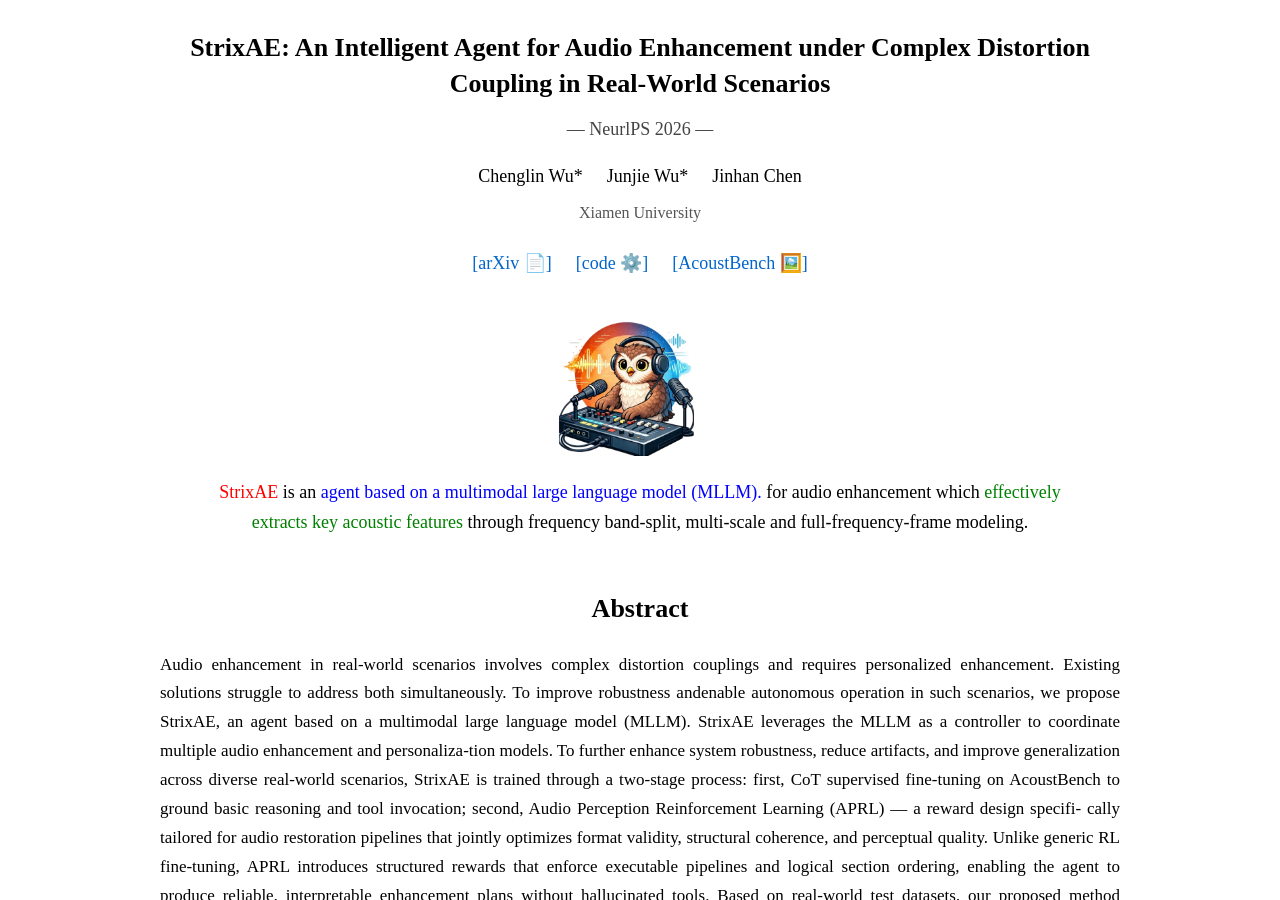
<file: index.html>
<!doctype html>
<html lang="en">
<head>
  <meta charset="utf-8">
  <meta name="viewport" content="width=device-width, initial-scale=1">
  <meta http-equiv="refresh" content="0; url=./StrixAE-Website/index.html">
  <title>StrixAE</title>
</head>
<body>
  <p><a href="./StrixAE-Website/index.html">Open the StrixAE website</a></p>
</body>
</html>
</file>
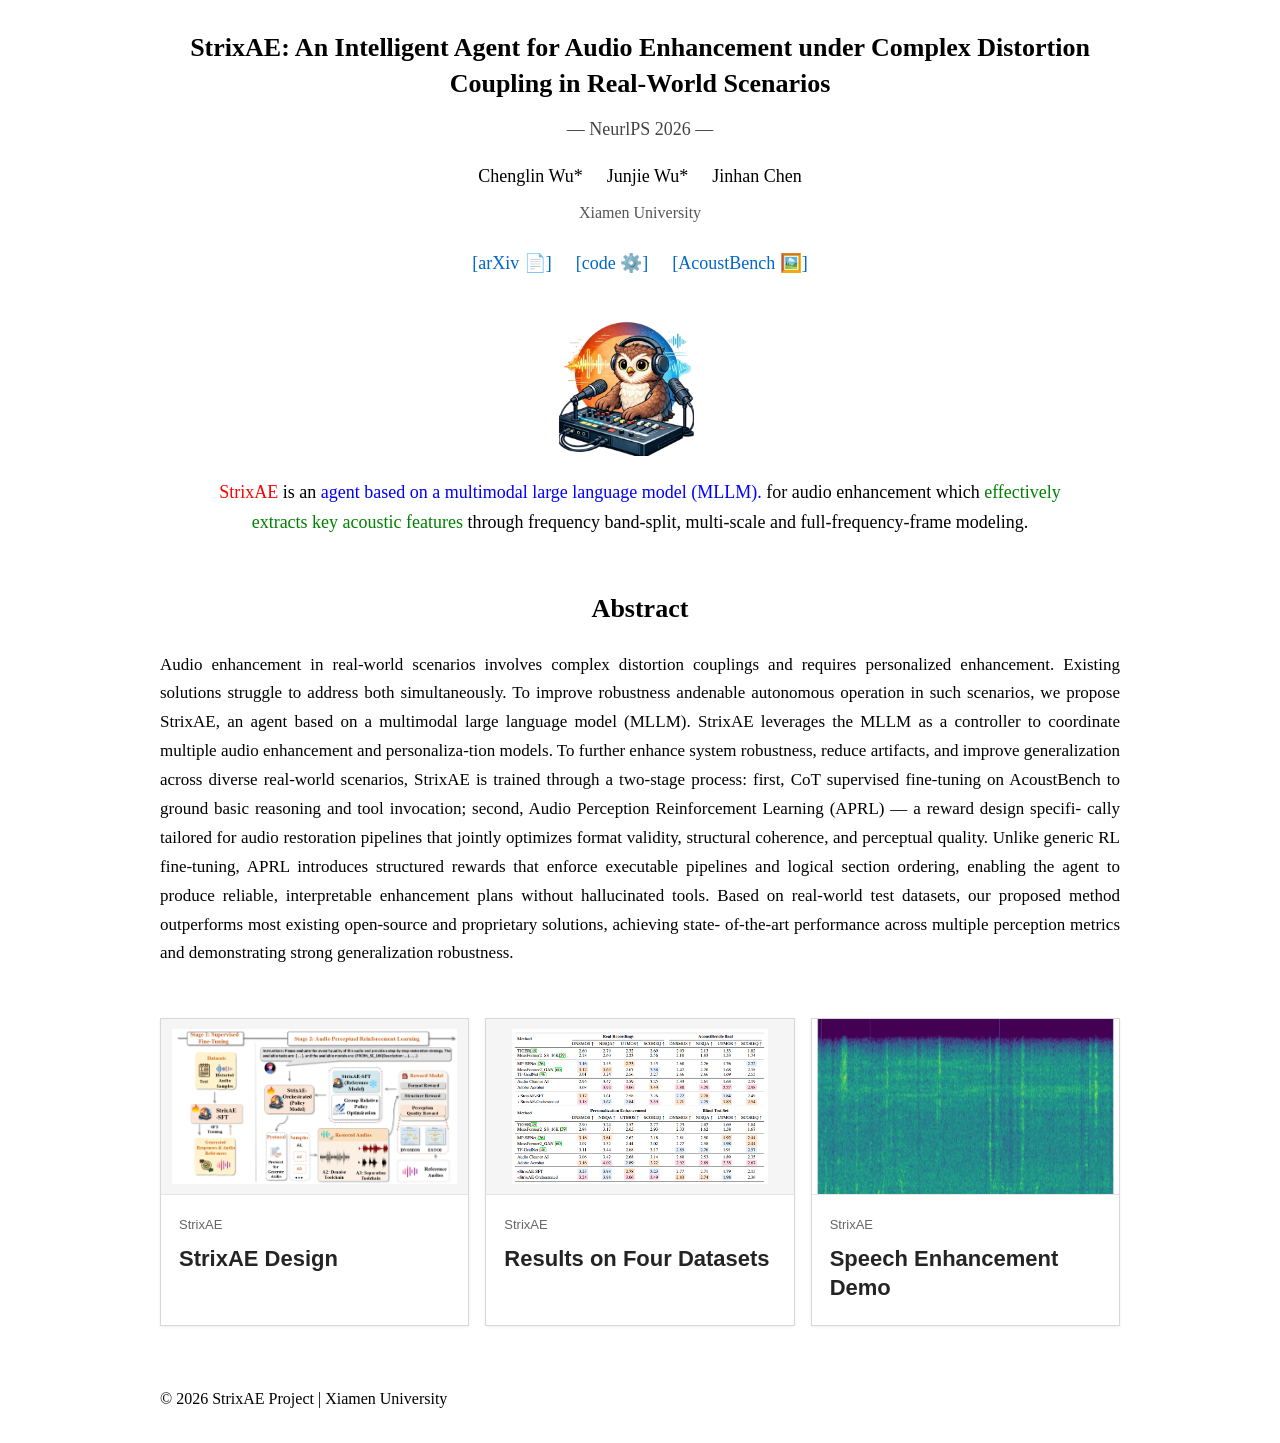
<file: StrixAE-Website/index.html>
<!DOCTYPE html>
<html lang="zh-CN">
<head>
  <meta charset="UTF-8">
  <meta name="viewport" content="width=device-width, initial-scale=1.0">
  <title>StrixAE: An Intelligent Agent for Audio Enhancement under Complex Distortion Coupling in Real-World Scenarios</title>
  <!-- 引入样式 -->
  <link rel="stylesheet" href="style.css">
</head>
<body>

  <!-- ========== 1. 顶部标题区（完全复刻目标样式） ========== -->
  <header class="paper-header">
    <h1>StrixAE: An Intelligent Agent for Audio Enhancement under Complex Distortion Coupling in Real-World Scenarios</h1>
    <p class="conference">— NeurlPS 2026 —</p>
    <div class="authors">
      <span>Chenglin Wu*</span>
      <span>Junjie Wu*</span>
      <span>Jinhan Chen</span>
      <p class="affiliation">Xiamen University<br></p>
    </div>
    <div class="links">
      <a href="#" class="link-btn">[arXiv 📄]</a>
      <a href="#" class="link-btn">[code ⚙️]</a>
      <a href="#" class="link-btn">[AcoustBench 🖼️]</a>
    </div>
    <div class="logo">
      <!-- 这里放你的logo，替换成实际图片路径 -->
      <img src="figs/logo.png" alt="TIGER Logo" width="200">
    </div>
    <p class="tagline">
      <span style="color:red">StrixAE</span> is an <span style="color:blue">agent based on a multimodal large language model (MLLM). </span> for audio enhancement which 
      <span style="color:green">effectively extracts key acoustic features</span> through frequency band-split, multi-scale and full-frequency-frame modeling.
    </p>
  </header>

  <!-- ========== 2. 摘要与模型图区 ========== -->
  <section class="abstract-section">
    <h2>Abstract</h2>
    <p class="abstract-text">
        Audio enhancement in real-world scenarios involves complex distortion couplings
        and requires personalized enhancement. Existing solutions struggle to address both
        simultaneously. To improve robustness andenable autonomous operation in such
        scenarios, we propose StrixAE, an agent based on a multimodal large language
        model (MLLM). StrixAE leverages the MLLM as a controller to coordinate multiple 
        audio enhancement and personaliza-tion models. To further enhance system
        robustness, reduce artifacts, and improve generalization across diverse real-world
        scenarios, StrixAE is trained through a two-stage process: first, CoT supervised
        fine-tuning on AcoustBench to ground basic reasoning and tool invocation; second,
        Audio Perception Reinforcement Learning (APRL) — a reward design specifi-
        cally tailored for audio restoration pipelines that jointly optimizes format validity,
        structural coherence, and perceptual quality. Unlike generic RL fine-tuning, APRL
        introduces structured rewards that enforce executable pipelines and logical section
        ordering, enabling the agent to produce reliable, interpretable enhancement plans
        without hallucinated tools. Based on real-world test datasets, our proposed method
        outperforms most existing open-source and proprietary solutions, achieving state-
        of-the-art performance across multiple perception metrics and demonstrating strong
        generalization robustness.
    </p>

  </section>

  <nav class="page-cards" aria-label="Explore StrixAE">
    <a class="page-card" href="design.html">
      <div class="card-preview"><img src="figs/fig3.png" alt="Overall pipeline of StrixAE"></div>
      <div class="card-content"><span class="card-label">StrixAE</span><h2>StrixAE Design</h2></div>
    </a>
    <a class="page-card" href="results.html">
      <div class="card-preview"><img src="figs/test results.png" alt="Results across four datasets"></div>
      <div class="card-content"><span class="card-label">StrixAE</span><h2>Results on Four Datasets</h2></div>
    </a>
    <a class="page-card" href="demo.html">
      <div class="card-preview card-spectrogram"><img src="figs/original.png" alt="Speech spectrogram"></div>
      <div class="card-content"><span class="card-label">StrixAE</span><h2>Speech Enhancement Demo</h2></div>
    </a>
  </nav>

  <!-- 底部 -->
  <footer>
    <p>&copy; 2026 StrixAE Project | Xiamen University</p>
  </footer>

  <!-- 引入脚本 -->
  <script src="script.js"></script>
</body>
</html>
</file>
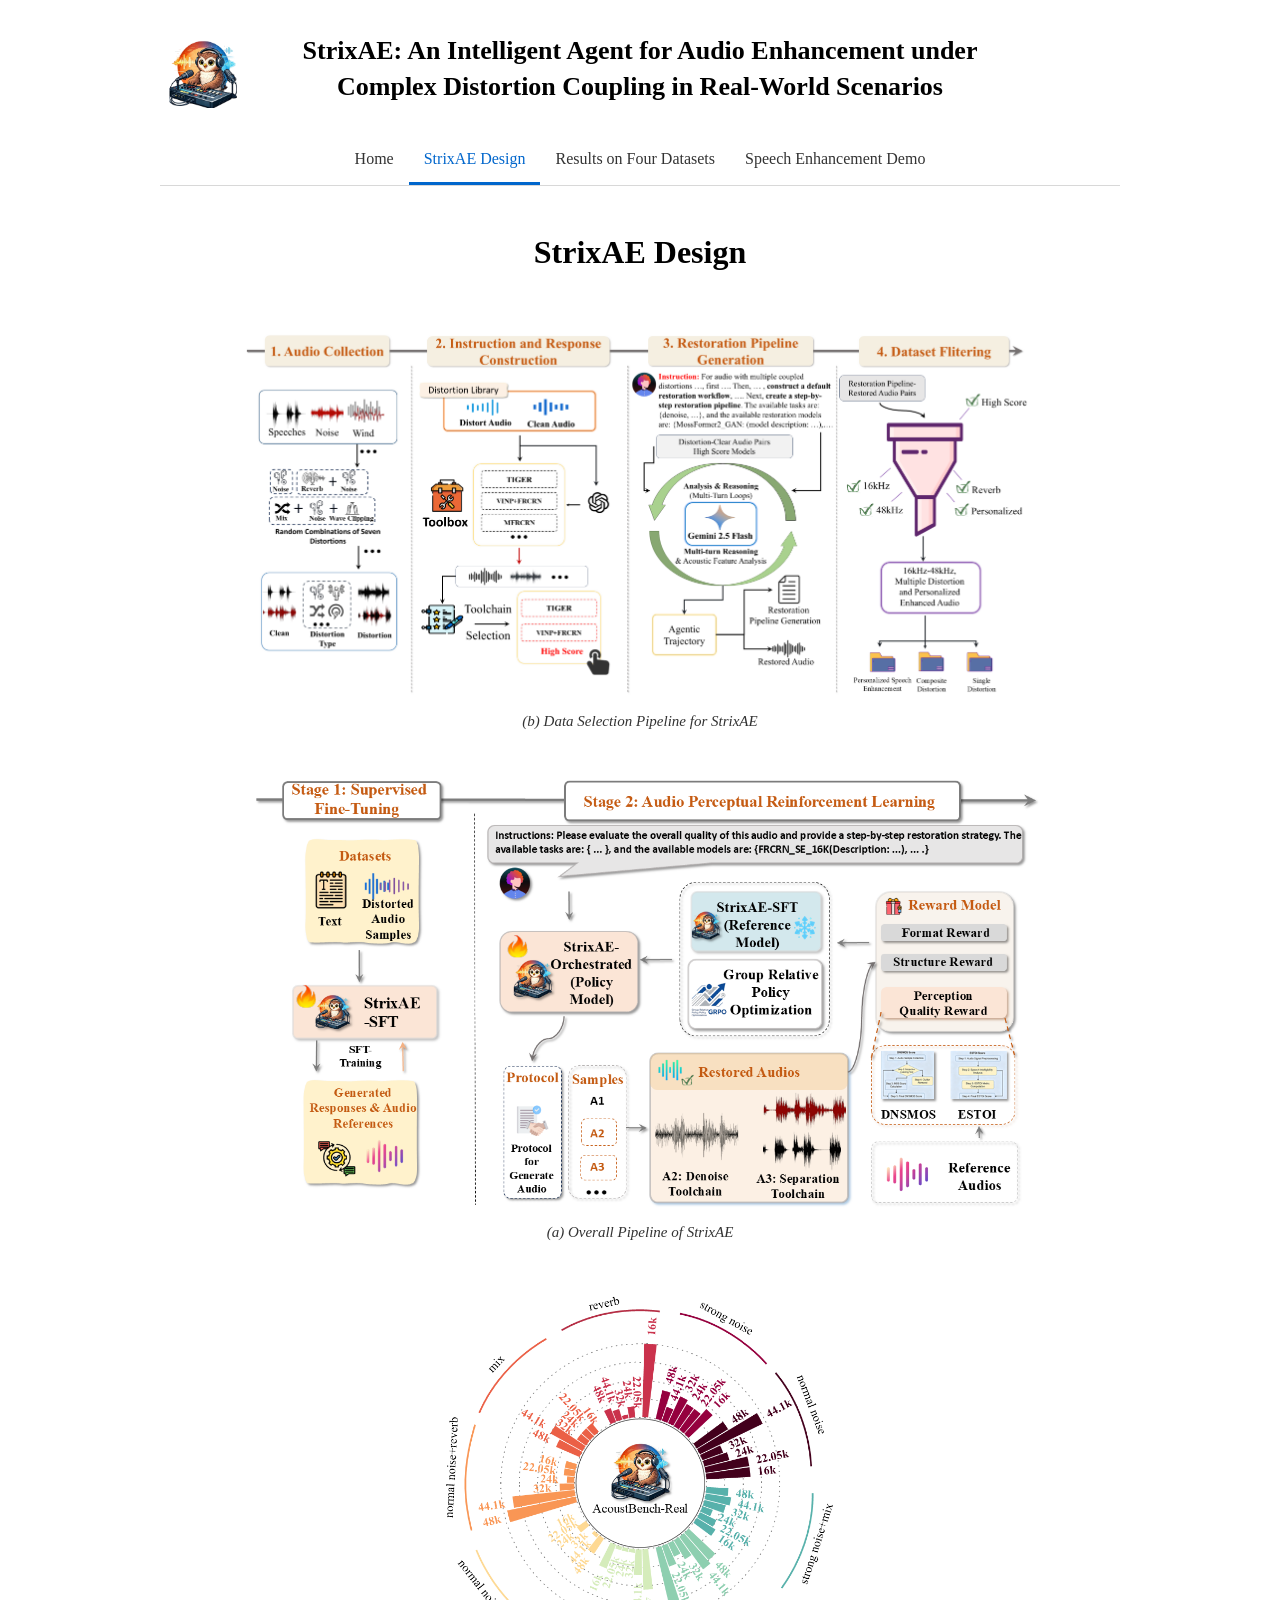
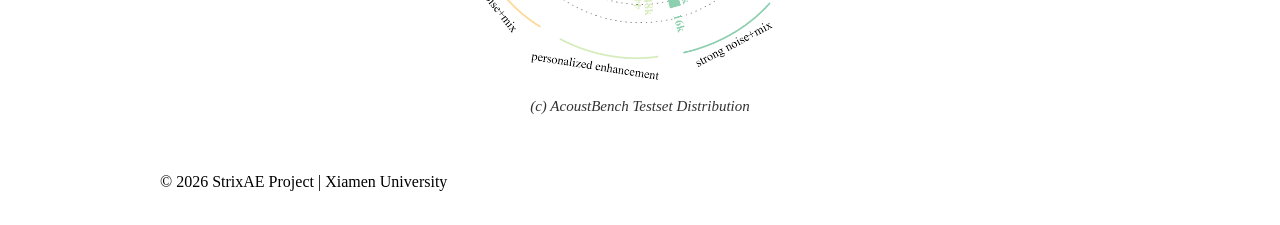
<file: StrixAE-Website/design.html>
<!DOCTYPE html>
<html lang="en">
<head>
  <meta charset="UTF-8">
  <meta name="viewport" content="width=device-width, initial-scale=1.0">
  <title>StrixAE Design | StrixAE</title>
  <link rel="stylesheet" href="style.css">
</head>
<body class="subpage">
  <header class="subpage-header">
    <a class="subpage-logo" href="index.html" aria-label="StrixAE home"><img src="figs/logo.png" alt="StrixAE logo"></a>
    <h1>StrixAE: An Intelligent Agent for Audio Enhancement under Complex Distortion Coupling in Real-World Scenarios</h1>
  </header>
  <nav class="subpage-nav" aria-label="Main navigation">
      <a href="index.html">Home</a>
      <a href="design.html" aria-current="page">StrixAE Design</a>
      <a href="results.html">Results on Four Datasets</a>
      <a href="demo.html">Speech Enhancement Demo</a>
  </nav>
  <main class="design-content"><h2 class="page-title">StrixAE Design</h2>
    <!-- 数据筛选图 -->
     <div class="data-pipeline">
      <img src="figs/fig2.png" alt="Data Selection Pipeline" style="width: 800px; max-width: 100%;">
      <p class="caption">(b) Data Selection Pipeline for StrixAE</p>
    </div>

    <!-- 训练阶段结构图 -->
    <div class="train-figure">
      <img src="figs/fig3.png" alt="StrixAE Train Stage" style="width: 800px; max-width: 100%;">
      <p class="caption">(a) Overall Pipeline of StrixAE</p>
    </div>

    <!-- 数据集分布图 -->
    <div class="testset-distribution">
      <img src="figs/AcoustBench-Real-Distribution.png" alt="Testset Distribution" style="max-width: 100%; width: 400px; height: auto;">
      <p class="caption">(c) AcoustBench Testset Distribution</p>
    </div>

</main>
  <!-- 底部 -->
  <footer>
    <p>&copy; 2026 StrixAE Project | Xiamen University</p>
  </footer>

  <!-- 引入脚本 -->
  <script src="script.js"></script>
</body>
</html>
</file>
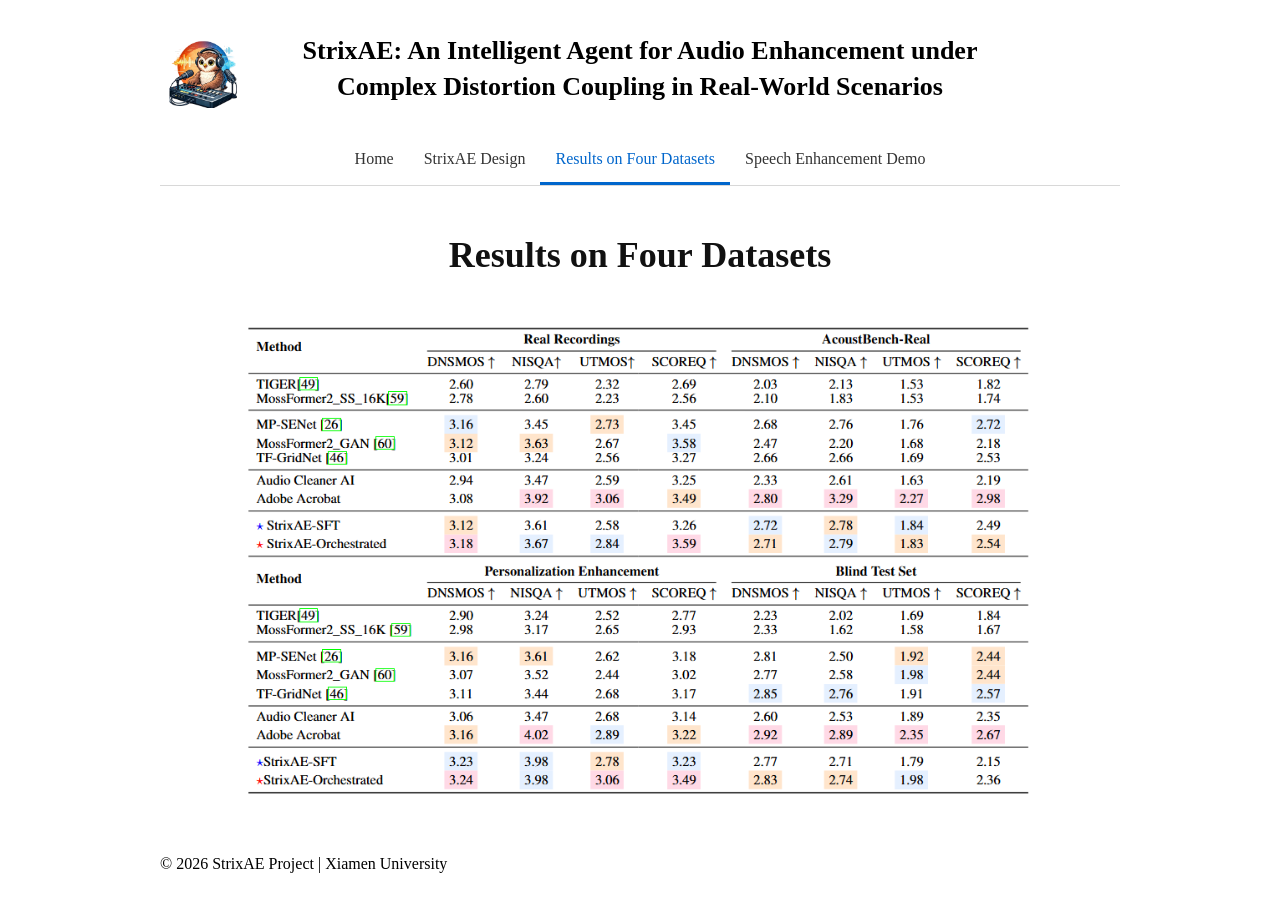
<file: StrixAE-Website/results.html>
<!DOCTYPE html>
<html lang="en">
<head>
  <meta charset="UTF-8">
  <meta name="viewport" content="width=device-width, initial-scale=1.0">
  <title>Results on Four Datasets | StrixAE</title>
  <link rel="stylesheet" href="style.css">
</head>
<body class="subpage">
  <header class="subpage-header">
    <a class="subpage-logo" href="index.html" aria-label="StrixAE home"><img src="figs/logo.png" alt="StrixAE logo"></a>
    <h1>StrixAE: An Intelligent Agent for Audio Enhancement under Complex Distortion Coupling in Real-World Scenarios</h1>
  </header>
  <nav class="subpage-nav" aria-label="Main navigation">
      <a href="index.html">Home</a>
      <a href="design.html">StrixAE Design</a>
      <a href="results.html" aria-current="page">Results on Four Datasets</a>
      <a href="demo.html">Speech Enhancement Demo</a>
  </nav>
  <main>
    <!-- 实验结果表格 -->
    <div class="results-table">
      <h2 class="big-section-title">Results on Four Datasets</h2>
      <img src="figs/test results.png" alt="Experimental Results" style="width: 800px; max-width: 100%;">
    </div>
</main>
  <!-- 底部 -->
  <footer>
    <p>&copy; 2026 StrixAE Project | Xiamen University</p>
  </footer>

  <!-- 引入脚本 -->
  <script src="script.js"></script>
</body>
</html>
</file>
<file: StrixAE-Website/style.css>
/* ========== 全局样式 ========== */
* {
  margin: 0;
  padding: 0;
  box-sizing: border-box;
}

body {
  font-family: "Times New Roman", "SimSun", serif;
  background-color: #ffffff;
  color: #000000;
  line-height: 1.65;
  max-width: 1000px;
  margin: 0 auto;
  padding: 30px 20px;
}

/* ========== 顶部论文标题区 ========== */
.paper-header {
  text-align: center;
  margin-bottom: 50px;
}

.paper-header h1 {
  font-size: 26px;
  font-weight: bold;
  margin-bottom: 12px;
  line-height: 1.4;
}

.conference {
  font-size: 18px;
  color: #444;
  margin-bottom: 18px;
}

.authors span {
  display: inline-block;
  font-size: 18px;
  margin: 0 10px;
}

.affiliation {
  font-size: 16px;
  color: #555;
  margin-top: 8px;
}

.links {
  margin: 22px 0;
}

.link-btn {
  font-size: 18px;
  color: #0066cc;
  text-decoration: none;
  margin: 0 10px;
}

.logo img {
  display: block;
  margin: 22px auto;
}

.tagline {
  font-size: 18px;
  margin-top: 15px;
  max-width: 850px;
  margin-left: auto;
  margin-right: auto;
}

/* ========== 摘要区域 ========== */
.abstract-section {
  margin-bottom: 50px;
}

.abstract-section h2 {
  font-size: 26px;
  text-align: center;
  margin-bottom: 20px;
}

.abstract-text {
  font-size: 17px;
  text-align: justify;
  margin-bottom: 45px;
  line-height: 1.7;
}

/* ========== 图片居中样式 ========== */
.data-pipeline,
.train-figure,
.testset-distribution,
.results-table {
  text-align: center;
  margin-bottom: 40px;
}

.data-pipeline img,
.train-figure img,
.testset-distribution img,
.results-table img {
  max-width: 100%;
  height: auto;
  display: block;
  margin: 0 auto;
}

.caption {
  font-size: 15px;
  color: #333;
  margin-top: 10px;
  font-style: italic;
}

/* ========== 你要的：大标题（Results on Four Datasets） ========== */
.big-section-title {
  font-size: 36px;
  font-weight: bold;
  text-align: center;
  margin: 50px 0 30px 0;
  color: #111;
}

/* 音频 Demo 整体样式 */
.demo-all {
  margin: 80px 0;
  text-align: center;
}

.demo-main-title {
  font-size: 32px;
  margin-bottom: 50px;
}

.demo-sample {
  margin-bottom: 70px;
}

.sample-title {
  font-size: 22px;
  color: #d87a86;
  margin-bottom: 20px;
}

.mix-audio {
  margin-bottom: 25px;
}

.mix-audio p {
  font-size: 18px;
  margin-bottom: 8px;
}

.mix-audio audio {
  width: 320px;
}

/* 三列布局 */
.demo-grid {
  display: grid;
  grid-template-columns: repeat(3, 1fr);
  gap: 25px;
  margin-top: 20px;
}

.item p {
  font-size: 17px;
  margin-bottom: 10px;
}

.item audio {
  width: 100%;
  margin-bottom: 12px;
}

/* Mel 语谱图 */
.mel img {
  width: 100%;
  height: auto;
  border-radius: 6px;
  background: #f1f1f1;
}

/* Rectangular image cards below the unchanged home-page abstract. */
.page-cards {
  display: grid;
  grid-template-columns: repeat(3, minmax(0, 1fr));
  gap: 16px;
  margin: 0 0 60px;
  font-family: Arial, sans-serif;
}
.page-card {
  display: block;
  color: #242424;
  text-decoration: none;
  border: 1px solid #d8d8d8;
  border-radius: 0;
  background: #fff;
  box-shadow: 0 1px 3px #00000012;
}
.page-card:hover { border-color: #0066cc; box-shadow: 0 3px 12px #00000018; }
.page-card:focus-visible, .subpage-nav a:focus-visible, .subpage-logo:focus-visible {
  outline: 3px solid #0066cc;
  outline-offset: 4px;
}
.card-preview { height: 176px; padding: 10px; background: #f5f5f5; border-bottom: 1px solid #e5e5e5; }
.card-preview img { width: 100%; height: 100%; object-fit: contain; display: block; }
.card-spectrogram { padding: 0; }
.card-spectrogram img { object-fit: cover; }
.card-content { padding: 16px 18px 22px; }
.card-label { font-size: 13px; color: #666; }
.card-content h2 { margin-top: 6px; font-size: 22px; line-height: 1.35; }

/* Equal side columns keep the full paper title centered on each subpage. */
.subpage-header {
  display: grid;
  grid-template-columns: 100px minmax(0, 1fr) 100px;
  align-items: center;
  gap: 16px;
  margin-bottom: 28px;
}
.subpage-logo img { display: block; width: 100%; height: auto; }
.subpage-header h1 { font-size: 26px; line-height: 1.4; text-align: center; }
.subpage-nav { display: flex; justify-content: center; flex-wrap: wrap; gap: 0; margin-bottom: 40px; border-bottom: 1px solid #d8d8d8; }
.subpage-nav a { padding: 10px 15px; color: #333; text-decoration: none; border-bottom: 3px solid transparent; }
.subpage-nav a:hover { color: #0066cc; background: #f5f5f5; }
.subpage-nav a[aria-current="page"] { color: #0066cc; border-bottom-color: #0066cc; }
.page-title { font-size: 32px; text-align: center; margin-bottom: 40px; }
.subpage .demo-all { margin-top: 0; }
.subpage .big-section-title { margin-top: 0; }
.subpage footer { margin-top: 50px; }
@media (max-width: 700px) {
  .page-cards { grid-template-columns: 1fr; }
  .card-preview { height: 220px; }
  .subpage-header { grid-template-columns: 56px minmax(0, 1fr) 56px; gap: 8px; }
  .subpage-header h1 { font-size: 19px; }
  .subpage-nav a { padding: 8px 10px; font-size: 14px; }
  .subpage .demo-grid { grid-template-columns: 1fr; gap: 24px; }
  .subpage .mix-audio audio { max-width: 100%; }
  .subpage .big-section-title, .page-title, .subpage .demo-main-title { font-size: 26px; }
}
</file>
